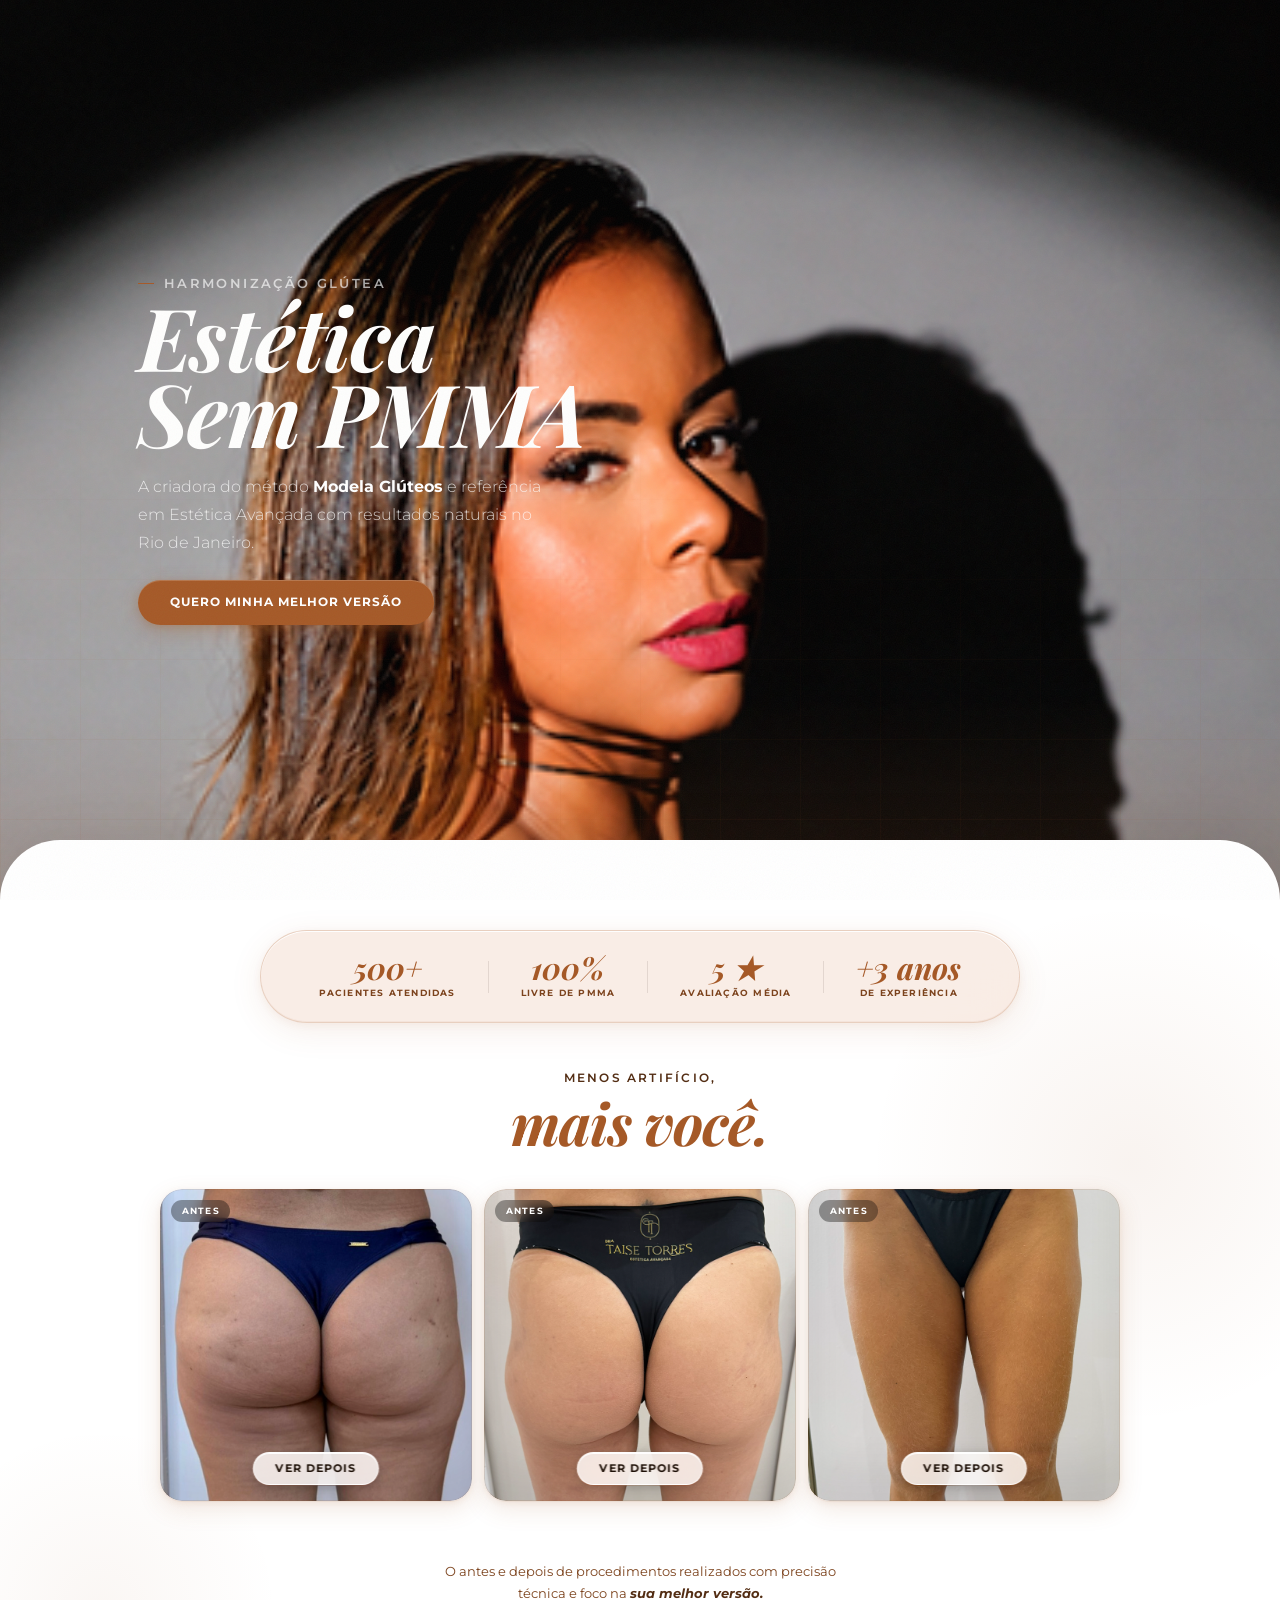
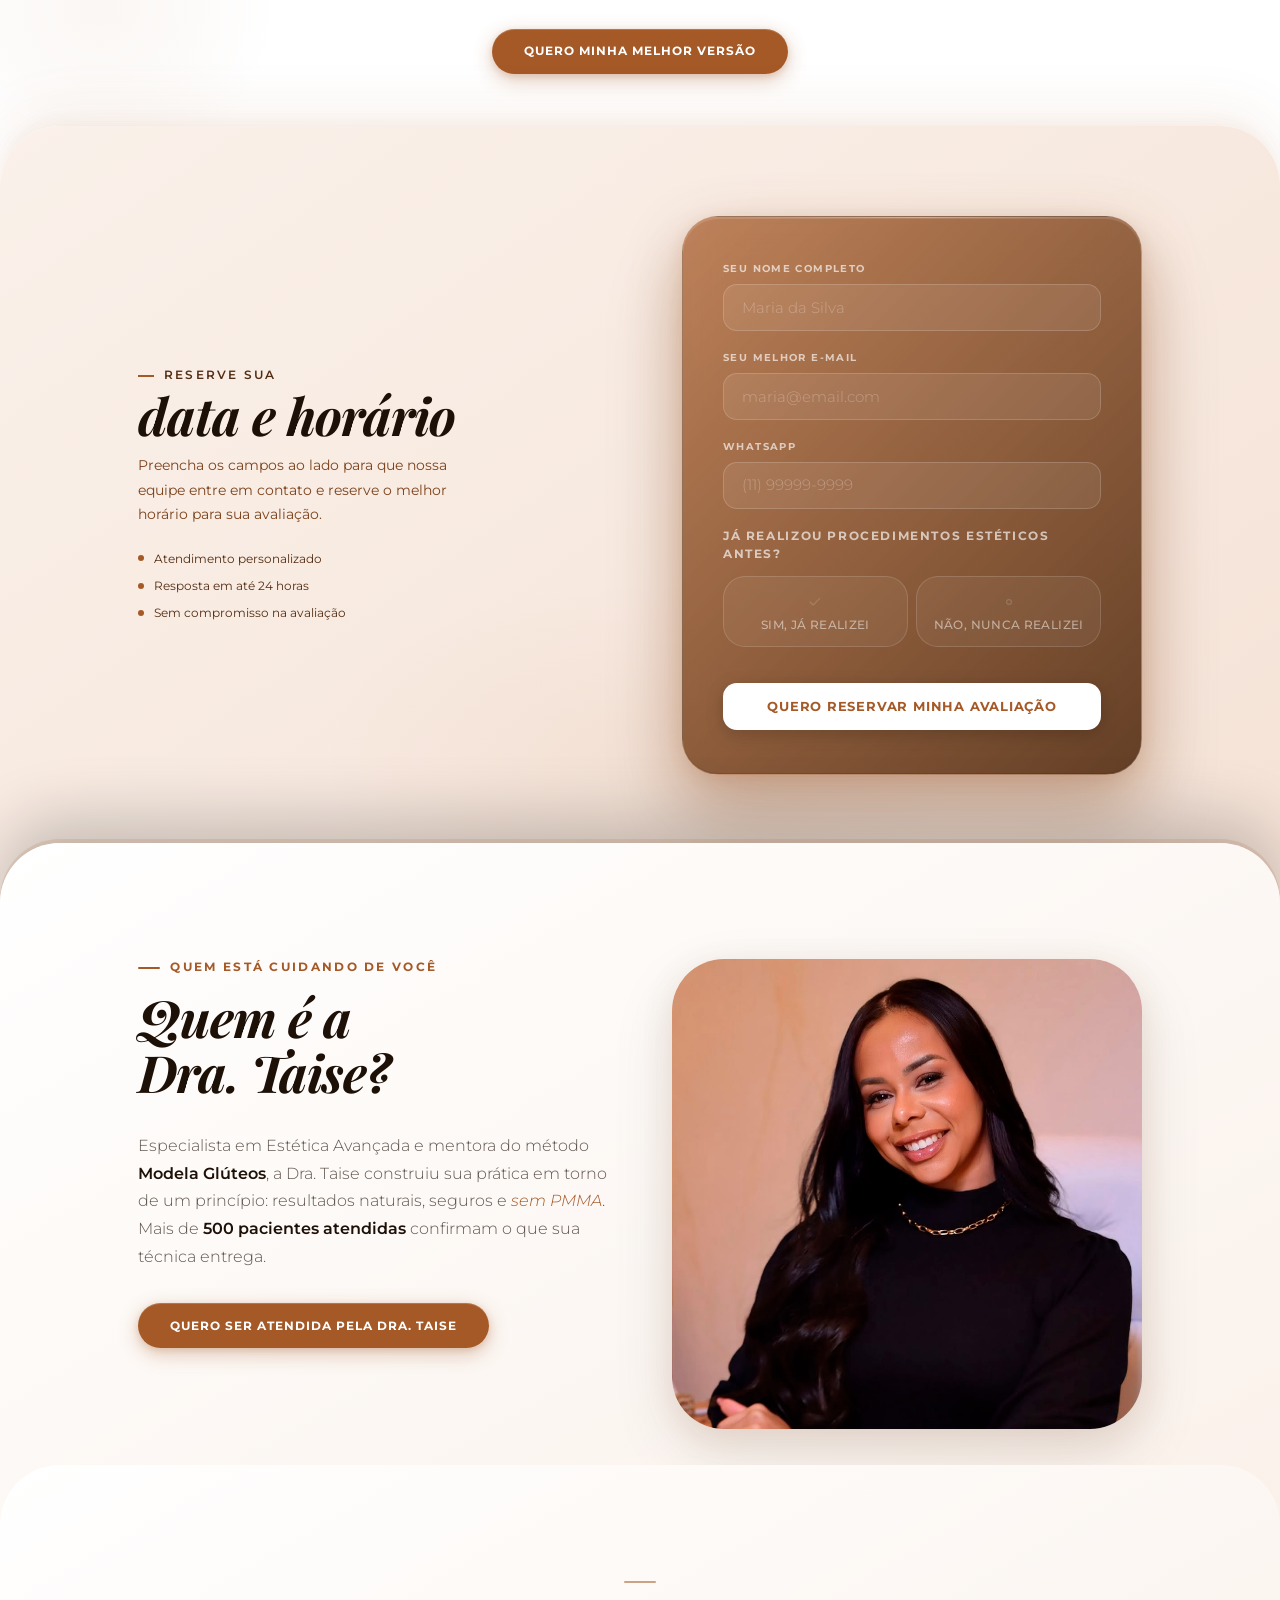
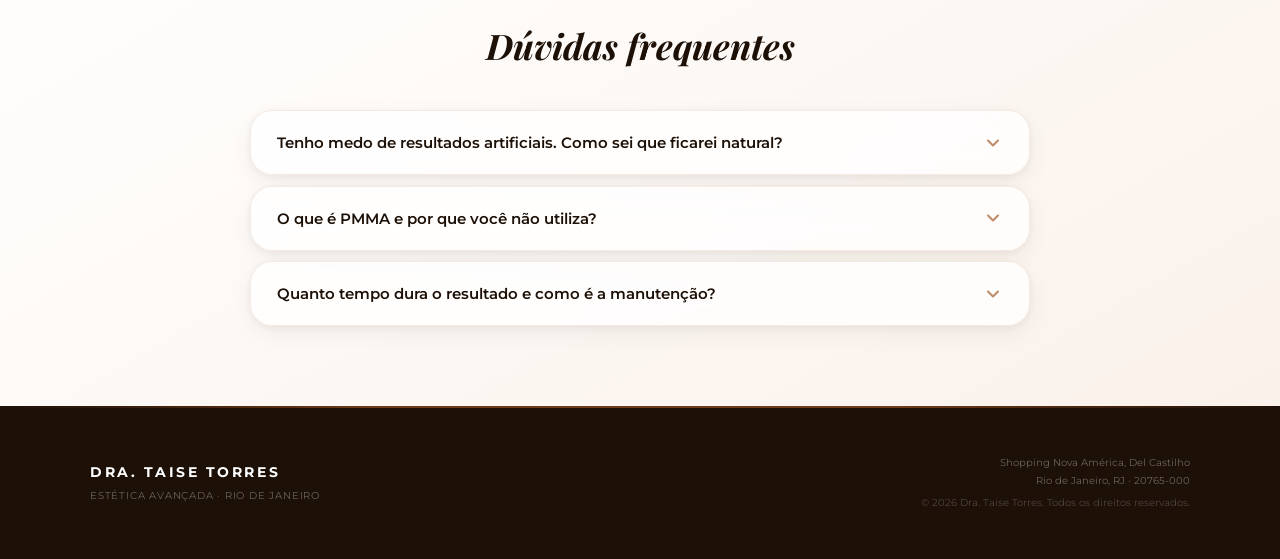
<file: index.html>
<!DOCTYPE html>
<html lang="pt-BR">
<head>
  <meta charset="UTF-8" />
  <meta name="viewport" content="width=device-width, initial-scale=1.0" />
  <title>Dra. Taise Torres · Estética que Transforma</title>
  <meta name="description" content="Dra. Taise Torres, especialista em Estética Avançada e criadora do método Modela Glúteos. Procedimentos 100% sem PMMA, resultados naturais no Rio de Janeiro." />

  <link rel="preconnect" href="https://fonts.googleapis.com" />
  <link rel="preconnect" href="https://fonts.gstatic.com" crossorigin />
  <link
    href="https://fonts.googleapis.com/css2?family=Montserrat:ital,wght@0,400;0,500;0,600;0,700;1,400&family=Playfair+Display:ital,wght@0,700;1,400;1,700&display=swap"
    rel="stylesheet"
  />
  <link rel="icon" type="image/svg+xml" href="favicon.svg" />
  <link rel="stylesheet" href="style.css" />
</head>
<body>

  <!-- ═══════════════════════════════
       HERO  — 100vw × 100vh
  ════════════════════════════════ -->
  <section class="hero">

    <!-- Camada de fundo -->
    <div class="hero__bg">
      <picture>
        <source media="(max-width: 860px)" srcset="img/heromobile.png" />
        <img src="img/hero.png" alt="Dra. Taise Torres, Estética Avançada" />
      </picture>
    </div>

    <!-- Overlay para legibilidade do texto -->
    <div class="hero__overlay" aria-hidden="true"></div>

    <!-- Conteúdo -->
    <div class="container">
      <div class="hero__content">

        <h1 class="hero__title">
          <span class="t-sans">Harmonização Glútea</span>
          <span class="t-serif t-serif--accent">Estética<br>Sem PMMA</span>
        </h1>

        <p class="hero__sub">
          A criadora do método <strong>Modela Glúteos</strong> e referência em
          Estética Avançada com resultados naturais no Rio de Janeiro.
        </p>

        <a href="#reservar" class="btn">Quero minha melhor versão</a>

      </div>
    </div>

  </section>

  <!-- ═══════════════════════════════
       GALLERY
  ════════════════════════════════ -->
  <section class="gallery stack">
    <div class="container">

      <!-- Faixa de credenciais -->
      <div class="trust-strip" role="list" aria-label="Números da clínica">
        <div class="trust-item" role="listitem">
          <strong>500+</strong>
          <span>Pacientes atendidas</span>
        </div>
        <div class="trust-divider" aria-hidden="true"></div>
        <div class="trust-item" role="listitem">
          <strong>100%</strong>
          <span>Livre de PMMA</span>
        </div>
        <div class="trust-divider" aria-hidden="true"></div>
        <div class="trust-item" role="listitem">
          <strong>5 ★</strong>
          <span>Avaliação média</span>
        </div>
        <div class="trust-divider" aria-hidden="true"></div>
        <div class="trust-item" role="listitem">
          <strong>+3 anos</strong>
          <span>De experiência</span>
        </div>
      </div>

      <h2 class="gallery__title">
        <span class="t-sans">Menos artifício,</span>
        <span class="t-serif t-serif--accent">mais você.</span>
      </h2>

      <div class="gallery__grid">

        <!-- Card 1 -->
        <div class="gallery__card">
          <div class="ba-toggle" data-toggle>
            <img class="ba-img ba-img--before" src="img/antes1.png" alt="Antes do procedimento 1" loading="lazy" />
            <img class="ba-img ba-img--after"  src="img/depois1.png" alt="Depois do procedimento 1" loading="lazy" />
            <span class="ba-state-label">Antes</span>
            <button class="ba-switch" aria-label="Ver resultado depois">Ver depois</button>
          </div>
        </div>

        <!-- Card 2 -->
        <div class="gallery__card">
          <div class="ba-toggle" data-toggle>
            <img class="ba-img ba-img--before" src="img/antes2.png" alt="Antes do procedimento 2" loading="lazy" />
            <img class="ba-img ba-img--after"  src="img/depois2.png" alt="Depois do procedimento 2" loading="lazy" />
            <span class="ba-state-label">Antes</span>
            <button class="ba-switch" aria-label="Ver resultado depois">Ver depois</button>
          </div>
        </div>

        <!-- Card 3 -->
        <div class="gallery__card">
          <div class="ba-toggle" data-toggle>
            <img class="ba-img ba-img--before" src="img/antes3.png" alt="Antes do procedimento 3" loading="lazy" />
            <img class="ba-img ba-img--after"  src="img/depois3.png" alt="Depois do procedimento 3" loading="lazy" />
            <span class="ba-state-label">Antes</span>
            <button class="ba-switch" aria-label="Ver resultado depois">Ver depois</button>
          </div>
        </div>



      </div>

      <p class="gallery__caption">
        O antes e depois de procedimentos realizados com precisão técnica
        e foco na <em>sua melhor versão.</em>
      </p>

      <a href="#reservar" class="btn btn--center">Quero minha melhor versão</a>

    </div>
  </section>

  <!-- ═══════════════════════════════
       BOOKING
  ════════════════════════════════ -->
  <section class="booking stack" id="reservar">
    <div class="container">

      <!-- Info lado esquerdo -->
      <div class="booking__info">
        <h2 class="booking__title">
          <span class="t-sans">Reserve sua</span>
          <span class="t-serif">data e horário</span>
        </h2>

        <p class="booking__sub">
          Preencha os campos ao lado para que nossa equipe entre em contato
          e reserve o melhor horário para sua avaliação.
        </p>

        <div class="booking__trust">
          <div class="booking__trust-item">Atendimento personalizado</div>
          <div class="booking__trust-item">Resposta em até 24 horas</div>
          <div class="booking__trust-item">Sem compromisso na avaliação</div>
        </div>
      </div>

      <form class="form-card" id="bookingForm" novalidate>

        <div class="form-group">
          <label for="nome">Seu nome completo</label>
          <input
            type="text" id="nome" name="nome"
            placeholder="Maria da Silva"
            required autocomplete="name"
          />
        </div>

        <div class="form-group">
          <label for="email">Seu melhor e-mail</label>
          <input
            type="email" id="email" name="email"
            placeholder="maria@email.com"
            required autocomplete="email"
          />
        </div>

        <div class="form-group">
          <label for="whatsapp">WhatsApp</label>
          <input
            type="tel" id="whatsapp" name="whatsapp"
            placeholder="(11) 99999-9999"
            maxlength="15" required autocomplete="tel"
          />
        </div>

        <div class="form-group">
          <p class="form-radio__label">Já realizou procedimentos estéticos antes?</p>
          <div class="form-radio__group">
            <label class="form-radio__option">
              <input type="radio" name="procedimentos" value="sim" required />
              <span class="form-radio__custom">
                <svg viewBox="0 0 24 24" aria-hidden="true"><polyline points="20 6 9 17 4 12"/></svg>
                Sim, já realizei
              </span>
            </label>
            <label class="form-radio__option">
              <input type="radio" name="procedimentos" value="nao" />
              <span class="form-radio__custom">
                <svg viewBox="0 0 24 24" aria-hidden="true"><circle cx="12" cy="12" r="4"/></svg>
                Não, nunca realizei
              </span>
            </label>
          </div>
        </div>

        <button type="submit" class="btn">Quero reservar minha avaliação</button>

      </form>

    </div>
  </section>

  <!-- ═══════════════════════════════
       SOBRE A DRA. TAISE
  ════════════════════════════════ -->
  <section class="about stack" id="sobre">
    <div class="container">

      <div class="about__grid">

        <!-- Coluna: texto -->
        <div class="about__text">

          <p class="about__eyebrow">Quem está cuidando de você</p>

          <h2 class="about__title">
            <span class="t-serif">Quem é a<br>Dra. Taise?</span>
          </h2>

          <p class="about__bio">
            Especialista em Estética Avançada e mentora do método
            <strong>Modela Glúteos</strong>, a Dra. Taise construiu sua prática em torno
            de um princípio: resultados naturais, seguros e <em>sem PMMA</em>.
            Mais de <strong>500 pacientes atendidas</strong> confirmam o que
            sua técnica entrega.
          </p>

          <a href="#reservar" class="btn about__cta">
            Quero ser atendida pela Dra. Taise
          </a>

        </div>

        <!-- Coluna: foto -->
        <div class="about__photo-wrap">
          <img
            src="img/dra.png"
            alt="Dra. Taise Torres"
            class="about__photo"
            loading="lazy"
          />
        </div>

      </div>

    </div>
  </section>

  <!-- ═══════════════════════════════
       FAQ — ACCORDION
  ════════════════════════════════ -->
  <section class="faq stack">
    <div class="container">

      <div class="faq__rule" aria-hidden="true"></div>

      <h2 class="faq__title">Dúvidas frequentes</h2>

      <div class="faq__accordion" role="list">

        <div class="faq__item" role="listitem">
          <button class="faq__btn" aria-expanded="false">
            <span class="faq__q-label">Tenho medo de resultados artificiais. Como sei que ficarei natural?</span>
            <svg class="faq__chevron" viewBox="0 0 24 24" fill="none" stroke="currentColor" stroke-width="2.5" stroke-linecap="round" stroke-linejoin="round" aria-hidden="true">
              <polyline points="6 9 12 15 18 9"/>
            </svg>
          </button>
          <div class="faq__panel" role="region">
            <div class="faq__panel-inner">
              <p class="faq__a">Esse é o medo mais comum e mais legítimo de quem nunca fez um procedimento estético. Resultados exagerados geralmente acontecem quando há excesso de produto ou técnica inadequada para o biotipo da paciente.</p>
              <p class="faq__answer-label">Resposta da Dra. Taise</p>
              <p class="faq__a">No meu método <strong>Modela Glúteos</strong>, cada procedimento começa por uma avaliação detalhada do seu corpo, da sua proporção e do que <em>você</em> quer enxergar no espelho. Não trabalho com padrão único: respeito a anatomia de cada paciente e uso produtos biocompatíveis que integram naturalmente ao tecido. Mais de 500 pacientes atendidas e nenhuma com resultado artificial: esse é o meu maior cartão de visita.</p>
            </div>
          </div>
        </div>

        <div class="faq__item" role="listitem">
          <button class="faq__btn" aria-expanded="false">
            <span class="faq__q-label">O que é PMMA e por que você não utiliza?</span>
            <svg class="faq__chevron" viewBox="0 0 24 24" fill="none" stroke="currentColor" stroke-width="2.5" stroke-linecap="round" stroke-linejoin="round" aria-hidden="true">
              <polyline points="6 9 12 15 18 9"/>
            </svg>
          </button>
          <div class="faq__panel" role="region">
            <div class="faq__panel-inner">
              <p class="faq__a">O PMMA (polimetilmetacrilato) é um preenchedor permanente que foi amplamente usado em procedimentos de modelagem corporal. Por ser permanente e não reabsorvível, pode causar inflamações crônicas, granulomas e deformidades ao longo dos anos, com complicações graves e de difícil reversão.</p>
              <p class="faq__answer-label">Resposta da Dra. Taise</p>
              <p class="faq__a">Minha clínica é <strong>100% livre de PMMA</strong>. Trabalho exclusivamente com produtos biocompatíveis e reabsorvíveis, aprovados pela Anvisa, que o próprio organismo metaboliza com segurança. Além de mais seguros, esses produtos permitem ajustes ao longo do tempo conforme o seu corpo evolui, o que o PMMA jamais permitiria.</p>
            </div>
          </div>
        </div>

        <div class="faq__item" role="listitem">
          <button class="faq__btn" aria-expanded="false">
            <span class="faq__q-label">Quanto tempo dura o resultado e como é a manutenção?</span>
            <svg class="faq__chevron" viewBox="0 0 24 24" fill="none" stroke="currentColor" stroke-width="2.5" stroke-linecap="round" stroke-linejoin="round" aria-hidden="true">
              <polyline points="6 9 12 15 18 9"/>
            </svg>
          </button>
          <div class="faq__panel" role="region">
            <div class="faq__panel-inner">
              <p class="faq__a">A duração varia conforme o tipo de produto utilizado, o metabolismo de cada paciente e os cuidados pós-procedimento. Em geral, os resultados se mantêm entre 12 e 24 meses com boa qualidade.</p>
              <p class="faq__answer-label">Resposta da Dra. Taise</p>
              <p class="faq__a">Na avaliação inicial já traço um plano completo para você, incluindo a previsão de manutenção ideal. A maioria das minhas pacientes retorna para uma sessão de complemento após 12 a 18 meses, um procedimento mais rápido e simples do que o inicial. Com os cuidados corretos que oriento em consulta, o resultado se mantém bonito e natural por muito mais tempo.</p>
            </div>
          </div>
        </div>

      </div>

    </div>
  </section>

  <!-- ═══════════════════════════════
       FOOTER
  ════════════════════════════════ -->
  <footer>
    <div class="footer__inner">

      <!-- Esquerda: marca -->
      <div class="footer__col">
        <span class="footer__brand">Dra. Taise Torres</span>
        <span class="footer__tagline">Estética Avançada · Rio de Janeiro</span>
      </div>


      <!-- Direita: endereço + copyright -->
      <div class="footer__col footer__col--right">
        <span class="footer__address">
          Shopping Nova América, Del Castilho<br />
          Rio de Janeiro, RJ · 20765-000
        </span>
        <span class="footer__copy">&copy; 2026 Dra. Taise Torres. Todos os direitos reservados.</span>
      </div>

    </div>
  </footer>

  <!-- ═══════════════════════════════
       JAVASCRIPT
  ════════════════════════════════ -->
  <script>
    /* ── Before / After toggle ── */
    (function initToggles() {
      document.querySelectorAll('[data-toggle]').forEach(toggle => {
        const btn   = toggle.querySelector('.ba-switch');
        const label = toggle.querySelector('.ba-state-label');

        btn.addEventListener('click', () => {
          const isAfter = toggle.classList.toggle('is-after');
          label.textContent  = isAfter ? 'Depois' : 'Antes';
          btn.textContent    = isAfter ? 'Ver antes' : 'Ver depois';
          btn.setAttribute('aria-label', isAfter ? 'Ver imagem antes' : 'Ver resultado depois');
        });
      });
    })();

    /* ── FAQ accordion ── */
    (function faqAccordion() {
      document.querySelectorAll('.faq__btn').forEach(btn => {
        btn.addEventListener('click', () => {
          const item   = btn.closest('.faq__item');
          const isOpen = item.classList.contains('is-open');

          /* Close all */
          document.querySelectorAll('.faq__item').forEach(i => {
            i.classList.remove('is-open');
            i.querySelector('.faq__btn').setAttribute('aria-expanded', 'false');
          });

          /* Open clicked if it was closed */
          if (!isOpen) {
            item.classList.add('is-open');
            btn.setAttribute('aria-expanded', 'true');
          }
        });
      });
    })();

    /* ── WhatsApp mask: (99) 99999-9999 ── */
    (function waMask() {
      const el = document.getElementById('whatsapp');

      el.addEventListener('input', e => {
        const raw = e.target.value.replace(/\D/g, '').slice(0, 11);
        let masked = '';
        if      (raw.length === 0)  masked = '';
        else if (raw.length <= 2)   masked = '(' + raw;
        else if (raw.length <= 6)   masked = '(' + raw.slice(0,2) + ') ' + raw.slice(2);
        else if (raw.length <= 10)  masked = '(' + raw.slice(0,2) + ') ' + raw.slice(2,6) + '-' + raw.slice(6);
        else                        masked = '(' + raw.slice(0,2) + ') ' + raw.slice(2,7) + '-' + raw.slice(7);
        e.target.value = masked;
      });

      el.addEventListener('keydown', e => {
        if (e.ctrlKey || e.metaKey) return;
        const safe = ['Backspace','Delete','Tab','ArrowLeft','ArrowRight','Home','End'];
        if (!safe.includes(e.key) && !/^\d$/.test(e.key)) e.preventDefault();
      });
    })();

    /* ── Form submit ── */
    document.getElementById('bookingForm').addEventListener('submit', function (e) {
      e.preventDefault();
      const nome     = document.getElementById('nome').value.trim();
      const email    = document.getElementById('email').value.trim();
      const whatsapp = document.getElementById('whatsapp').value.trim();

      if (!nome || !email || !whatsapp) {
        alert('Por favor, preencha todos os campos.');
        return;
      }

      const emailValido = /^[^\s@]+@[^\s@]+\.[^\s@]+$/.test(email);
      if (!emailValido) {
        alert('Por favor, insira um e-mail válido.');
        return;
      }

      const waDigits = whatsapp.replace(/\D/g, '');
      if (waDigits.length < 10) {
        alert('Por favor, insira um WhatsApp válido com DDD.');
        return;
      }

      const procedimentos = document.querySelector('input[name="procedimentos"]:checked');
      if (!procedimentos) {
        alert('Por favor, informe se já realizou procedimentos estéticos antes.');
        return;
      }

      window.location.href = 'obrigado/';
    });
  </script>

</body>
</html>
</file>
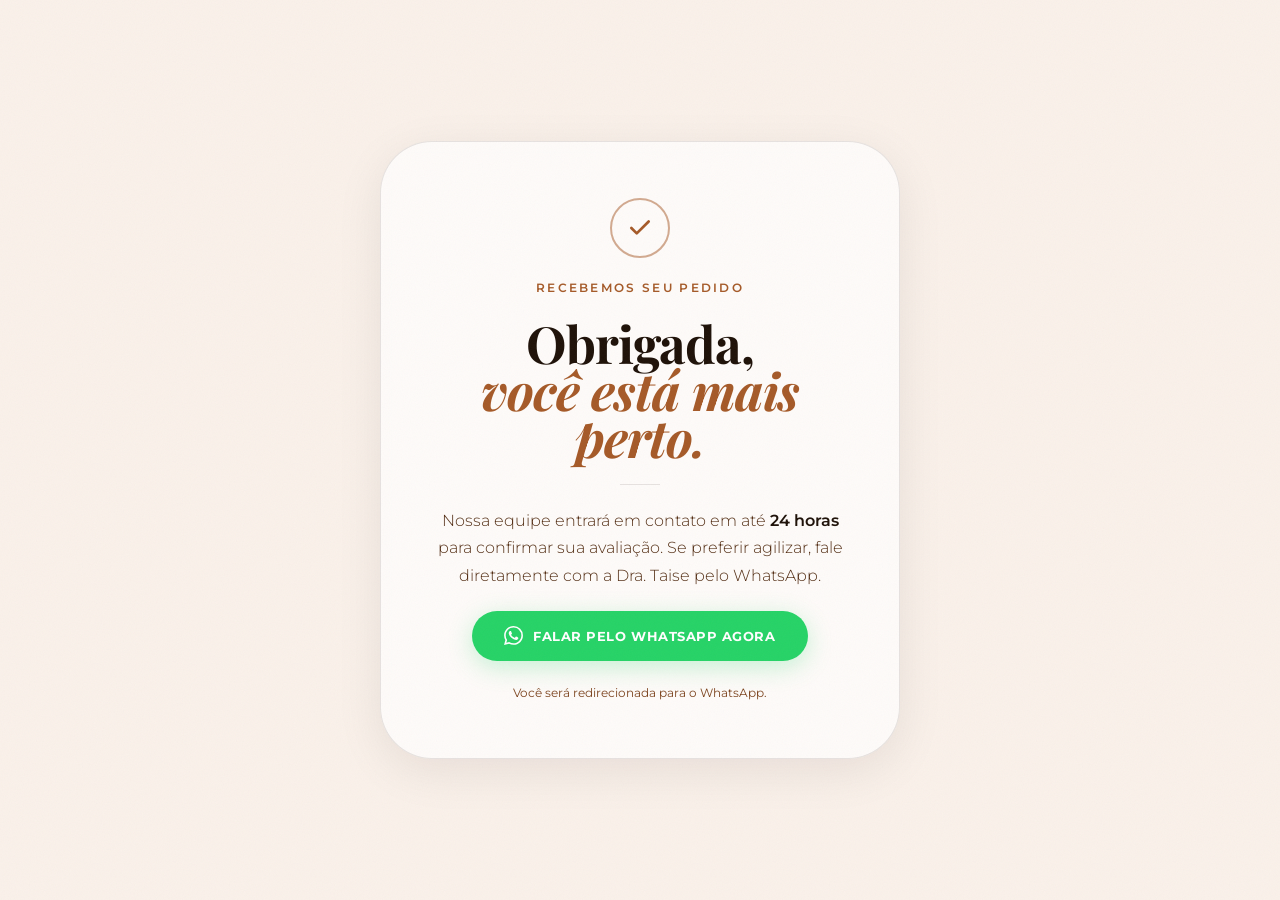
<file: obrigado/index.html>
<!DOCTYPE html>
<html lang="pt-BR">
<head>
  <meta charset="UTF-8" />
  <meta name="viewport" content="width=device-width, initial-scale=1.0" />
  <title>Obrigada · Dra. Taise Torres</title>
  <meta name="robots" content="noindex, nofollow" />

  <link rel="preconnect" href="https://fonts.googleapis.com" />
  <link rel="preconnect" href="https://fonts.gstatic.com" crossorigin />
  <link
    href="https://fonts.googleapis.com/css2?family=Montserrat:ital,wght@0,400;0,500;0,600;0,700;1,400&family=Playfair+Display:ital,wght@0,700;1,400;1,700&display=swap"
    rel="stylesheet"
  />
  <link rel="icon" type="image/svg+xml" href="../favicon.svg" />
  <link rel="stylesheet" href="../style.css" />

  <style>
    body {
      background: var(--bg);
      min-height: 100svh;
      display: flex;
      align-items: center;
      justify-content: center;
      padding: 2rem 1.5rem;
    }

    .ty {
      width: 100%;
      max-width: 520px;
      background: var(--bg-card);
      border: 1px solid var(--line);
      border-radius: var(--r-xl);
      padding: 3.5rem 3rem;
      display: flex;
      flex-direction: column;
      align-items: center;
      gap: 1.4rem;
      text-align: center;
      backdrop-filter: blur(12px);
      box-shadow: 0 12px 48px rgba(29,16,7,.08);
    }

    /* Ícone de check */
    .ty__icon {
      width: 60px;
      height: 60px;
      border-radius: 50%;
      border: 2px solid rgba(165,89,39,.5);
      display: flex;
      align-items: center;
      justify-content: center;
      flex-shrink: 0;
    }
    .ty__icon svg {
      width: 26px;
      height: 26px;
      stroke: var(--red);
      fill: none;
      stroke-width: 2.5;
      stroke-linecap: round;
      stroke-linejoin: round;
    }

    /* Eyebrow */
    .ty__eyebrow {
      font-family: var(--font-sans);
      font-size: .72rem;
      font-weight: 600;
      text-transform: uppercase;
      letter-spacing: .2em;
      color: var(--red);
    }

    /* Título */
    .ty__title {
      font-family: var(--font-serif);
      font-size: clamp(2.2rem, 5vw, 3.2rem);
      font-weight: 700;
      color: var(--text);
      line-height: .92;
      letter-spacing: -.02em;
    }
    .ty__title em {
      font-style: italic;
      color: var(--red);
    }

    /* Divisor */
    .ty__divider {
      width: 40px;
      height: 1px;
      background: var(--line);
    }

    /* Subtítulo */
    .ty__sub {
      font-size: .97rem;
      font-weight: 300;
      color: var(--text-mid);
      line-height: 1.75;
    }
    .ty__sub strong {
      color: var(--text);
      font-weight: 600;
    }

    /* Botão WhatsApp */
    .btn--wa {
      display: inline-flex;
      align-items: center;
      gap: .6rem;
      background: #25D366;
      color: #fff;
      font-family: var(--font-sans);
      font-size: .84rem;
      font-weight: 700;
      letter-spacing: .04em;
      text-transform: uppercase;
      text-decoration: none;
      padding: .9rem 2rem;
      border-radius: var(--r-xl);
      transition: background var(--dur-fast) var(--ease-out),
                  transform  var(--dur-fast) var(--ease-out),
                  box-shadow var(--dur-fast) var(--ease-out);
      box-shadow: 0 6px 24px rgba(37,211,102,.25);
    }
    .btn--wa:hover {
      background: #1ebe5d;
      transform: translateY(-2px);
      box-shadow: 0 10px 32px rgba(37,211,102,.38);
    }
    .btn--wa svg {
      width: 19px;
      height: 19px;
      fill: #fff;
      flex-shrink: 0;
    }

    /* Nota */
    .ty__note {
      font-size: .75rem;
      color: var(--text-muted);
      line-height: 1.6;
    }

    @media (max-width: 480px) {
      .ty {
        padding: 2.5rem 1.5rem;
        border-radius: var(--r-lg);
      }
      .ty__title { font-size: clamp(1.9rem, 9vw, 2.4rem); }
    }
  </style>
</head>
<body>

  <div class="ty">

    <div class="ty__icon" aria-hidden="true">
      <svg viewBox="0 0 24 24">
        <polyline points="20 6 9 17 4 12"/>
      </svg>
    </div>

    <p class="ty__eyebrow">Recebemos seu pedido</p>

    <h1 class="ty__title">Obrigada,<br><em>você está mais perto.</em></h1>

    <div class="ty__divider"></div>

    <p class="ty__sub">
      Nossa equipe entrará em contato em até <strong>24 horas</strong>
      para confirmar sua avaliação. Se preferir agilizar, fale diretamente
      com a Dra. Taise pelo WhatsApp.
    </p>

    <a
      href="https://wa.me/SEU_NUMERO"
      target="_blank"
      rel="noopener noreferrer"
      class="btn--wa"
      aria-label="Falar com a Dra. Taise pelo WhatsApp"
    >
      <svg viewBox="0 0 24 24" xmlns="http://www.w3.org/2000/svg" aria-hidden="true">
        <path d="M17.472 14.382c-.297-.149-1.758-.867-2.03-.967-.273-.099-.471-.148-.67.15-.197.297-.767.966-.94 1.164-.173.199-.347.223-.644.075-.297-.15-1.255-.463-2.39-1.475-.883-.788-1.48-1.761-1.653-2.059-.173-.297-.018-.458.13-.606.134-.133.298-.347.446-.52.149-.174.198-.298.298-.497.099-.198.05-.371-.025-.52-.075-.149-.669-1.612-.916-2.207-.242-.579-.487-.5-.669-.51-.173-.008-.371-.01-.57-.01-.198 0-.52.074-.792.372-.272.297-1.04 1.016-1.04 2.479 0 1.462 1.065 2.875 1.213 3.074.149.198 2.096 3.2 5.077 4.487.709.306 1.262.489 1.694.625.712.227 1.36.195 1.871.118.571-.085 1.758-.719 2.006-1.413.248-.694.248-1.289.173-1.413-.074-.124-.272-.198-.57-.347m-5.421 7.403h-.004a9.87 9.87 0 01-5.031-1.378l-.361-.214-3.741.982.998-3.648-.235-.374a9.86 9.86 0 01-1.51-5.26c.001-5.45 4.436-9.884 9.888-9.884 2.64 0 5.122 1.03 6.988 2.898a9.825 9.825 0 012.893 6.994c-.003 5.45-4.437 9.884-9.885 9.884m8.413-18.297A11.815 11.815 0 0012.05 0C5.495 0 .16 5.335.157 11.892c0 2.096.547 4.142 1.588 5.945L.057 24l6.305-1.654a11.882 11.882 0 005.683 1.448h.005c6.554 0 11.89-5.335 11.893-11.893a11.821 11.821 0 00-3.48-8.413z"/>
      </svg>
      Falar pelo WhatsApp agora
    </a>

    <p class="ty__note">Você será redirecionada para o WhatsApp.</p>

  </div>

</body>
</html>
</file>
<file: style.css>
/* ═══════════════════════════════════════════════════════════
   RESET & DESIGN TOKENS
═══════════════════════════════════════════════════════════ */
*, *::before, *::after { box-sizing: border-box; margin: 0; padding: 0; }

:root {
  /* Palette */
  /* Chocolate Brown Palette */
  --red:          #A55927;   /* 600 */
  --red-dark:     #7C431D;   /* 700 */
  --red-glow:     rgba(165, 89, 39, .35);
  --bg:           #FAF1EA;   /* 50  */
  --bg-light:     #F5E2D6;   /* 100 */
  --bg-dark:      #1D1007;   /* 950 */
  --bg-card:      rgba(255,255,255,.7);
  --text:         #1D1007;   /* 950 */
  --text-mid:     #532D13;   /* 800 */
  --text-muted:   #7C431D;   /* 700 */
  --white:        #ffffff;
  --line:         rgba(29,16,7,.1);
  --line-light:   rgba(255,255,255,.14);

  /* Radii */
  --r-xs:  8px;
  --r-sm:  14px;
  --r-md:  22px;
  --r-lg:  36px;
  --r-xl:  52px;
  --sr:    60px;   /* section stacking radius */
  --cr:    var(--r-md);

  /* Typography scale */
  --font-sans:  'Montserrat', sans-serif;
  --font-serif: 'Playfair Display', Georgia, serif;

  /* Motion */
  --ease-out:     cubic-bezier(.22, 1, .36, 1);
  --ease-spring:  cubic-bezier(.32, 1.1, .68, 1);
  --dur-fast:     .18s;
  --dur-mid:      .32s;
  --dur-slow:     .52s;

  /* Container */
  --container: 1100px;
}

/* ── Scrollbar ── */
::-webkit-scrollbar        { width: 4px; }
::-webkit-scrollbar-track  { background: var(--bg); }
::-webkit-scrollbar-thumb  { background: var(--red); border-radius: 99px; }

html { scroll-behavior: smooth; }

body {
  background: #ffffff;
  color: var(--text);
  font-family: var(--font-sans);
  font-size: 1rem;
  line-height: 1.55;
  overflow-x: hidden;
  -webkit-font-smoothing: antialiased;
}

/* ── Grain texture overlay (cinematic) ── */
body::before {
  content: '';
  position: fixed;
  inset: 0;
  background-image: url("data:image/svg+xml,%3Csvg xmlns='http://www.w3.org/2000/svg' width='200' height='200'%3E%3Cfilter id='n'%3E%3CfeTurbulence type='fractalNoise' baseFrequency='.85' numOctaves='4' stitchTiles='stitch'/%3E%3C/filter%3E%3Crect width='200' height='200' filter='url(%23n)' opacity='.045'/%3E%3C/svg%3E");
  pointer-events: none;
  z-index: 9999;
  opacity: 1;
}

/* ═══════════════════════════════════════════════════════════
   CONTAINER
═══════════════════════════════════════════════════════════ */
.container {
  width: 100%;
  max-width: var(--container);
  margin-inline: auto;
  padding-inline: 3rem;
}

/* ═══════════════════════════════════════════════════════════
   TYPOGRAPHY HELPERS
═══════════════════════════════════════════════════════════ */

/* Label: Montserrat caixa-alta com traço antes */
.t-sans {
  font-family: var(--font-sans);
  font-style: normal;
  font-weight: 600;
  font-size: .78rem;
  text-transform: uppercase;
  letter-spacing: .18em;
  line-height: 1.2;
  color: var(--text-mid);
  display: inline-flex;
  align-items: center;
  gap: 10px;
}
.t-sans::before {
  content: '';
  display: inline-block;
  width: 16px;
  height: 1.5px;
  background: var(--red);
  flex-shrink: 0;
}
.t-sans--light { color: rgba(255,255,255,.5); }
.t-sans--light::before { background: rgba(255,255,255,.35); }

/* Título: Times New Roman itálico dramático */
.t-serif {
  font-family: var(--font-serif);
  font-style: italic;
  font-weight: 700;
  font-size: clamp(2.4rem, 5vw, 4.2rem);
  letter-spacing: -.02em;
  line-height: .92;
}
.t-serif--accent { color: var(--red); }

/* ═══════════════════════════════════════════════════════════
   BUTTONS
═══════════════════════════════════════════════════════════ */
.btn {
  display: inline-flex;
  align-items: center;
  justify-content: center;
  gap: 8px;
  background: var(--red);
  color: #fff;
  font-family: var(--font-sans);
  font-size: .78rem;
  font-weight: 700;
  letter-spacing: .08em;
  text-transform: uppercase;
  text-decoration: none;
  padding: .8rem 2rem;
  border-radius: 999px;
  border: none;
  cursor: pointer;
  transition:
    background var(--dur-mid) var(--ease-out),
    transform   var(--dur-fast) var(--ease-out),
    box-shadow  var(--dur-mid) var(--ease-out);
  box-shadow:
    0 2px 6px rgba(165,89,39,.18),
    0 6px 20px rgba(165,89,39,.32),
    inset 0 1px 0 rgba(255,255,255,.18);
  -webkit-tap-highlight-color: transparent;
  white-space: nowrap;
  position: relative;
  overflow: hidden;
}

/* Ripple ao hover */
.btn::after {
  content: '';
  position: absolute;
  inset: 0;
  background: radial-gradient(circle at center, rgba(255,255,255,.22) 0%, transparent 70%);
  opacity: 0;
  transition: opacity var(--dur-mid);
}
.btn:hover::after { opacity: 1; }

.btn:hover  {
  background: var(--red-dark);
  transform: translateY(-2px);
  box-shadow:
    0 4px 12px rgba(165,89,39,.22),
    0 12px 32px rgba(165,89,39,.42),
    inset 0 1px 0 rgba(255,255,255,.22);
}
.btn:active { transform: translateY(0) scale(.97); }

.btn--ghost {
  background: transparent;
  color: var(--text);
  border: 1.5px solid rgba(15,8,7,.18);
  box-shadow: none;
}
.btn--ghost:hover {
  background: rgba(165,89,39,.06);
  border-color: var(--red);
  color: var(--red);
  box-shadow: none;
}

.btn--center { display: flex; width: fit-content; margin-inline: auto; }

/* ═══════════════════════════════════════════════════════════
   STACKING SECTION PATTERN  (Bento / cinematic overlap)
═══════════════════════════════════════════════════════════ */
.stack {
  position: relative;
  border-radius: var(--sr) var(--sr) 0 0;
  margin-top: calc(var(--sr) * -1);
  padding-top: calc(3.5rem + var(--sr));
  padding-bottom: 4rem;
  isolation: isolate;
}

/* ═══════════════════════════════════════════════════════════
   HERO — Full viewport, Cinematic
═══════════════════════════════════════════════════════════ */
.hero {
  position: relative;
  width: 100%;
  height: 100svh;
  min-height: 600px;
  display: flex;
  align-items: center;
  overflow: hidden;
}

/* Background image */
.hero__bg {
  position: absolute;
  inset: 0;
  background: #1D1007;
  z-index: 0;
}
.hero__bg picture {
  display: block;
  width: 100%;
  height: 100%;
}
.hero__bg img {
  width: 100%;
  height: 100%;
  object-fit: cover;
  object-position: center top;
  display: block;
  scale: 1.04;                  /* ligeiro zoom para parallax */
  transition: scale 12s linear; /* slow-burn cinematic */
}

/* Grid sutil vermelho — assinatura Cinematic UI */
.hero__bg::before {
  content: '';
  position: absolute;
  inset: 0;
  z-index: 1;
  background-image:
    repeating-linear-gradient(90deg, rgba(165,89,39,.06) 0, rgba(165,89,39,.06) 1px, transparent 1px, transparent 80px),
    repeating-linear-gradient(0deg,  rgba(165,89,39,.06) 0, rgba(165,89,39,.06) 1px, transparent 1px, transparent 80px);
  mask-image: linear-gradient(to top, black 0%, transparent 60%);
  -webkit-mask-image: linear-gradient(to top, black 0%, transparent 60%);
  pointer-events: none;
}

/* Overlay removido a pedido */
.hero__overlay {
  display: none;
}

.hero .container { position: relative; z-index: 3; }

/* Glow quente na base do hero (transição para a galeria) */
.hero::after {
  content: '';
  position: absolute;
  bottom: 0; left: 0; right: 0;
  height: 200px;
  background: linear-gradient(to top, rgba(165,89,39,.14) 0%, transparent 100%);
  z-index: 2;
  pointer-events: none;
}

/* Conteúdo assimétrico — âncora à esquerda */
.hero__content {
  max-width: min(620px, 52vw);
  margin-inline: 0;
  display: flex;
  flex-direction: column;
  align-items: flex-start;
  text-align: left;
  gap: 1.4rem;
}

/* Chip / tag do evento */
.hero__tag {
  display: inline-flex;
  align-items: center;
  gap: 8px;
  font-family: var(--font-sans);
  font-size: .62rem;
  font-weight: 700;
  letter-spacing: .18em;
  text-transform: uppercase;
  color: rgba(255,255,255,.85);
  background: rgba(165,89,39,.5);
  backdrop-filter: blur(8px);
  -webkit-backdrop-filter: blur(8px);
  border: 1px solid rgba(165,89,39,.4);
  border-radius: 999px;
  padding: 6px 16px;
}

/* Título dual-font */
.hero__title {
  color: #ffffff;
  display: flex;
  flex-direction: column;
  align-items: flex-start;
  gap: 2px;
}

.hero__title .t-sans {
  font-size: .82rem;
  color: rgba(255,255,255,.65);
  letter-spacing: .18em;
}
.hero__title .t-sans::before { background: #A55927; }

.hero__title .t-serif {
  font-size: clamp(3.2rem, 6.8vw, 7rem);
  color: #ffffff;
  line-height: .88;
  margin-top: .05em;
  text-shadow: none;
}
.hero__title .t-serif--accent {
  color: #FEFEFD;
}
.hero__title .t-serif em {
  font-style: italic;
  color: #A55927;
}

.hero__sub {
  font-size: 1rem;
  font-weight: 300;
  color: rgba(255,255,255,.75);
  line-height: 1.75;
  max-width: 420px;
}
.hero__sub strong { color: #ffffff; font-weight: 700; }

/* ═══════════════════════════════════════════════════════════
   TRUST STRIP — faixa de credenciais
═══════════════════════════════════════════════════════════ */
.trust-strip {
  display: flex;
  align-items: center;
  justify-content: center;
  gap: 2rem;
  width: 100%;
  max-width: 760px;
  margin-inline: auto;
  margin-bottom: 3rem;
  padding: 1.4rem 2rem;
  background: rgba(245,226,214,.6);
  backdrop-filter: blur(20px) saturate(180%);
  -webkit-backdrop-filter: blur(20px) saturate(180%);
  border: 1px solid rgba(165,89,39,.2);
  border-radius: var(--r-xl);
  box-shadow:
    0 2px 8px rgba(165,89,39,.06),
    0 8px 32px rgba(165,89,39,.1),
    inset 0 1px 0 rgba(255,255,255,.95),
    inset 0 -1px 0 rgba(165,89,39,.06);
  position: relative;
  z-index: 1;
}

.trust-item {
  display: flex;
  flex-direction: column;
  align-items: center;
  gap: .12rem;
  text-align: center;
}

.trust-item strong {
  font-family: var(--font-serif);
  font-style: italic;
  font-size: clamp(1.45rem, 2.5vw, 1.9rem);
  font-weight: 700;
  color: var(--red);
  line-height: 1;
}

.trust-item span {
  font-family: var(--font-sans);
  font-size: .58rem;
  font-weight: 700;
  letter-spacing: .13em;
  text-transform: uppercase;
  color: var(--text-muted);
}

.trust-divider {
  width: 1px;
  height: 32px;
  background: var(--line);
  flex-shrink: 0;
}

@media (max-width: 860px) {
  .trust-strip { gap: 1.25rem; padding: 1.1rem 1.5rem; }
}

@media (max-width: 520px) {
  .trust-strip {
    display: grid;
    grid-template-columns: repeat(2, 1fr);
    gap: 1rem .5rem;
    border-radius: var(--r-lg);
  }
  .trust-divider { display: none; }
  .trust-item { padding: .5rem; }
}

/* ═══════════════════════════════════════════════════════════
   GALLERY  (Bento grid de resultados)
═══════════════════════════════════════════════════════════ */
.gallery {
  background: #ffffff;
  z-index: 2;
  box-shadow: 0 -12px 48px rgba(0,0,0,.06);
  display: flex;
  flex-direction: column;
  align-items: center;
  justify-content: flex-start;
  padding-top: 10vh;
  padding-bottom: 7rem;
  overflow: hidden;
}

/* Orb decorativo vermelho no canto superior direito */
.gallery::before {
  content: '';
  position: absolute;
  top: 6vh; right: -120px;
  width: 540px; height: 540px;
  border-radius: 50%;
  background: radial-gradient(circle, rgba(165,89,39,.07) 0%, transparent 68%);
  pointer-events: none;
  z-index: 0;
}
/* Orb suave no canto inferior esquerdo */
.gallery::after {
  content: '';
  position: absolute;
  bottom: 0; left: -80px;
  width: 360px; height: 360px;
  border-radius: 50%;
  background: radial-gradient(circle, rgba(165,89,39,.05) 0%, transparent 70%);
  pointer-events: none;
  z-index: 0;
}

.gallery .container {
  display: flex;
  flex-direction: column;
  align-items: center;
  width: 100%;
  position: relative;
  z-index: 1;
}

/* Título */
.gallery__title {
  display: flex;
  flex-direction: column;
  align-items: center;
  text-align: center;
  gap: 4px;
  margin-bottom: 2.5rem;
}
.gallery__title .t-sans { justify-content: center; }
.gallery__title .t-sans::before { display: none; }
.gallery__title .t-serif {
  font-size: clamp(2.6rem, 4.5vw, 3.8rem);
  color: var(--text);
  margin-top: .1em;
}
.gallery__title .t-serif--accent { color: var(--red); }

/* Grid — proporção 3:4 vertical (beauty/aesthetic padrão) */
.gallery__grid {
  display: grid;
  grid-template-columns: repeat(3, 1fr);
  gap: 12px;
  margin-bottom: 1.75rem;
  width: 100%;
  max-width: 960px;
  margin-inline: auto;
}

.gallery__card {
  border-radius: var(--r-md);
  aspect-ratio: 1 / 1;
  overflow: hidden;
  box-shadow:
    0 2px 6px rgba(165,89,39,.08),
    0 8px 24px rgba(165,89,39,.14),
    0 1px 0 rgba(165,89,39,.06);
  transition:
    transform  var(--dur-mid) var(--ease-out),
    box-shadow var(--dur-mid) var(--ease-out);
  position: relative;
}
.gallery__card::after {
  content: '';
  position: absolute;
  inset: 0;
  border-radius: inherit;
  box-shadow:
    inset 0 0 0 1px rgba(165,89,39,.12),
    inset 0 -36px 36px rgba(0,0,0,.07);
  pointer-events: none;
  z-index: 2;
}
.gallery__card:hover {
  transform: translateY(-6px) scale(1.015);
  box-shadow:
    0 6px 16px rgba(165,89,39,.14),
    0 20px 48px rgba(165,89,39,.24),
    0 0 0 1px rgba(165,89,39,.1);
}

/* Todos os cards com mesmo tamanho — 3×2 grid uniforme */

.gallery__caption {
  text-align: center;
  font-size: .8rem;
  color: var(--text-muted);
  max-width: 400px;
  margin-inline: auto;
  margin-bottom: 1.5rem;
  margin-top: 2rem;
  line-height: 1.7;
}
.gallery__caption em { font-weight: 700; font-style: italic; color: var(--text-mid); }

/* ═══════════════════════════════════════════════════════════
   BEFORE / AFTER TOGGLE
═══════════════════════════════════════════════════════════ */
.ba-toggle {
  position: relative;
  width: 100%;
  height: 100%;
  overflow: hidden;
  border-radius: inherit;
}

/* Ambas as imagens empilhadas */
.ba-img {
  position: absolute;
  inset: 0;
  width: 100%;
  height: 100%;
  object-fit: cover;
  object-position: center top;
  display: block;
  transition: opacity .45s var(--ease-out);
}
.ba-img--before { opacity: 1;  z-index: 1; }
.ba-img--after  { opacity: 0;  z-index: 2; }

/* Estado ativo: mostra o "depois" */
.ba-toggle.is-after .ba-img--before { opacity: 0; }
.ba-toggle.is-after .ba-img--after  { opacity: 1; }

/* Label de estado (canto superior esquerdo) */
.ba-state-label {
  position: absolute;
  top: .7rem;
  left: .7rem;
  z-index: 10;
  font-family: var(--font-sans);
  font-size: .58rem;
  font-weight: 700;
  letter-spacing: .14em;
  text-transform: uppercase;
  color: #fff;
  background: rgba(0,0,0,.35);
  backdrop-filter: blur(8px);
  -webkit-backdrop-filter: blur(8px);
  padding: .24rem .65rem;
  border-radius: 999px;
  pointer-events: none;
  transition: opacity .25s;
}

/* Botão centralizado */
.ba-switch {
  position: absolute;
  bottom: 1rem;
  left: 50%;
  transform: translateX(-50%);
  z-index: 10;
  font-family: var(--font-sans);
  font-size: .7rem;
  font-weight: 700;
  letter-spacing: .1em;
  text-transform: uppercase;
  color: var(--text);
  background: rgba(255,255,255,.82);
  backdrop-filter: blur(14px) saturate(180%);
  -webkit-backdrop-filter: blur(14px) saturate(180%);
  border: 1.5px solid rgba(255,255,255,.9);
  border-radius: 999px;
  padding: .55rem 1.35rem;
  cursor: pointer;
  white-space: nowrap;
  box-shadow:
    0 2px 10px rgba(0,0,0,.16),
    0 6px 20px rgba(0,0,0,.1),
    inset 0 1px 0 rgba(255,255,255,.95);
  transition:
    background var(--dur-fast),
    transform  var(--dur-fast) var(--ease-spring),
    box-shadow var(--dur-fast);
}
.ba-switch:hover {
  background: rgba(255,255,255,.96);
  transform: translateX(-50%) translateY(-2px);
  box-shadow:
    0 4px 16px rgba(0,0,0,.2),
    0 10px 28px rgba(0,0,0,.12),
    inset 0 1px 0 #fff;
}
.ba-switch:active {
  transform: translateX(-50%) scale(.97);
}

/* Quando está no estado "depois" */
.ba-toggle.is-after .ba-switch {
  color: #fff;
  background: rgba(165,89,39,.82);
  border-color: rgba(165,89,39,.5);
  box-shadow:
    0 2px 10px rgba(165,89,39,.3),
    0 6px 20px rgba(165,89,39,.2),
    inset 0 1px 0 rgba(255,255,255,.2);
}
.ba-toggle.is-after .ba-switch:hover {
  background: rgba(165,89,39,.95);
  transform: translateX(-50%) translateY(-2px);
}

/* ═══════════════════════════════════════════════════════════
   BOOKING  (seção de inscrição)
═══════════════════════════════════════════════════════════ */
.booking {
  background: linear-gradient(145deg, #FAF1EA 0%, #F5E2D6 100%);
  z-index: 3;
  box-shadow:
    0 -16px 56px rgba(165,89,39,.08),
    0 -4px 16px rgba(165,89,39,.06);
  display: flex;
  flex-direction: column;
  align-items: center;
  justify-content: flex-start;
  padding-top: 10vh;
  padding-bottom: 8rem;
  overflow: hidden;
}

/* Orb decorativo suave para booking */
.booking::before {
  content: '';
  position: absolute;
  bottom: -60px; left: 50%;
  transform: translateX(-50%);
  width: 700px; height: 400px;
  border-radius: 50%;
  background: radial-gradient(ellipse, rgba(165,89,39,.05) 0%, transparent 65%);
  pointer-events: none;
  z-index: 0;
}

/* Layout 2 colunas: info | formulário */
.booking .container {
  display: flex;
  flex-direction: row;
  align-items: center;
  gap: 5rem;
  width: 100%;
  position: relative;
  z-index: 1;
}

.booking__info {
  flex: 1;
  display: flex;
  flex-direction: column;
  align-items: flex-start;
  text-align: left;
  gap: .85rem;
  min-width: 0;
}

.booking__title {
  display: flex;
  flex-direction: column;
  align-items: flex-start;
  text-align: left;
  gap: 4px;
  margin-bottom: 0;
}
.booking__title .t-sans { justify-content: flex-start; }
.booking__title .t-sans::before { display: inline-block; }
.booking__title .t-serif {
  font-size: clamp(2.8rem, 4vw, 4.2rem);
  color: var(--text);
  margin-top: .1em;
}

.booking__sub {
  text-align: left;
  font-size: .88rem;
  max-width: 340px;
  margin-inline: 0;
  margin-bottom: 0;
  color: var(--text-muted);
  line-height: 1.75;
}

.booking__trust {
  display: flex;
  flex-direction: column;
  gap: .5rem;
  margin-top: .5rem;
}

.booking__trust-item {
  display: flex;
  align-items: center;
  gap: .6rem;
  font-size: .78rem;
  color: var(--text-mid);
}

.booking__trust-item::before {
  content: '';
  width: 6px; height: 6px;
  border-radius: 50%;
  background: var(--red);
  flex-shrink: 0;
}

/* Card de formulário — tons 700→800 da paleta */
.form-card {
  background:
    linear-gradient(135deg, rgba(165,89,39,.72) 0%, rgba(83,45,19,.90) 100%);
  backdrop-filter: blur(28px) saturate(200%);
  -webkit-backdrop-filter: blur(28px) saturate(200%);
  border: 1px solid rgba(255,255,255,.16);
  border-radius: var(--r-lg);
  padding: 2.8rem 2.5rem;
  width: min(100%, 460px);
  flex-shrink: 0;
  box-shadow:
    0 4px 16px rgba(165,89,39,.14),
    0 20px 60px rgba(165,89,39,.3),
    0 48px 80px rgba(83,45,19,.2),
    inset 0 2px 0 rgba(255,255,255,.12),
    inset 0 -1px 0 rgba(0,0,0,.12);
  position: relative;
  overflow: hidden;
}

/* Brilho sutil no topo do card */
.form-card::before {
  content: '';
  position: absolute;
  top: 0; left: 10%; right: 10%;
  height: 1px;
  background: linear-gradient(90deg, transparent, rgba(255,255,255,.35), transparent);
}

.form-group { margin-bottom: 1.2rem; }

.form-group label {
  display: block;
  color: rgba(255,255,255,.65);
  font-family: var(--font-sans);
  font-size: .62rem;
  font-weight: 700;
  letter-spacing: .14em;
  text-transform: uppercase;
  margin-bottom: .45rem;
}

.form-group input {
  width: 100%;
  background: rgba(255,255,255,.08);
  border: 1.5px solid rgba(255,255,255,.16);
  border-radius: var(--r-sm);
  padding: .85rem 1.1rem;
  color: #fff;
  font-family: var(--font-sans);
  font-size: .92rem;
  font-weight: 300;
  outline: none;
  -webkit-appearance: none;
  transition:
    border-color var(--dur-mid),
    background   var(--dur-mid),
    box-shadow   var(--dur-mid);
}
.form-group input::placeholder { color: rgba(255,255,255,.28); }
.form-group input:focus {
  border-color: rgba(255,255,255,.55);
  background: rgba(255,255,255,.13);
  box-shadow:
    0 0 0 1px rgba(255,255,255,.35),
    0 0 0 4px rgba(255,255,255,.08);
}

.form-card .btn {
  width: 100%;
  justify-content: center;
  background: #fff;
  color: var(--red);
  font-size: .82rem;
  padding: .95rem;
  border-radius: var(--r-sm);
  margin-top: .6rem;
  box-shadow: 0 4px 18px rgba(0,0,0,.18);
  letter-spacing: .06em;
  transition:
    background var(--dur-mid),
    transform  var(--dur-fast) var(--ease-out),
    box-shadow var(--dur-mid);
}
.form-card .btn:hover {
  background: #fdf0f0;
  transform: translateY(-2px);
  box-shadow: 0 8px 28px rgba(0,0,0,.22);
}

/* Radio group — dentro do form-card */
.form-radio__label {
  display: block;
  color: rgba(255,255,255,.65);
  font-size: .72rem;
  font-weight: 700;
  letter-spacing: .14em;
  text-transform: uppercase;
  margin-bottom: .75rem;
}

.form-radio__group {
  display: grid;
  grid-template-columns: 1fr 1fr;
  gap: .55rem;
}

.form-radio__option {
  position: relative;
  cursor: pointer;
  user-select: none;
}

.form-radio__option input[type="radio"] {
  position: absolute;
  opacity: 0;
  width: 0;
  height: 0;
}

.form-radio__custom {
  display: flex;
  flex-direction: column;
  align-items: center;
  justify-content: center;
  gap: .45rem;
  padding: 1rem .75rem .85rem;
  border-radius: var(--r-md);
  border: 1px solid rgba(255,255,255,.14);
  background: rgba(255,255,255,.05);
  color: rgba(255,255,255,.5);
  font-family: var(--font-sans);
  font-size: .76rem;
  font-weight: 500;
  letter-spacing: .03em;
  text-align: center;
  line-height: 1.2;
  transition:
    border-color var(--dur-mid) var(--ease-out),
    background   var(--dur-mid) var(--ease-out),
    color        var(--dur-mid) var(--ease-out),
    box-shadow   var(--dur-mid) var(--ease-out),
    transform    var(--dur-fast) var(--ease-out);
}

/* Ícone SVG check — hidden por padrão */
.form-radio__custom svg {
  width: 18px;
  height: 18px;
  stroke: rgba(255,255,255,.3);
  fill: none;
  stroke-width: 2;
  stroke-linecap: round;
  stroke-linejoin: round;
  transition:
    stroke   var(--dur-mid) var(--ease-out),
    transform var(--dur-mid) var(--ease-spring),
    opacity   var(--dur-mid) var(--ease-out);
  transform: scale(.8);
  opacity: .5;
}

.form-radio__option:hover .form-radio__custom {
  border-color: rgba(255,255,255,.28);
  background: rgba(255,255,255,.09);
  color: rgba(255,255,255,.78);
  transform: translateY(-1px);
}
.form-radio__option:hover .form-radio__custom svg {
  stroke: rgba(255,255,255,.6);
  opacity: .7;
  transform: scale(.9);
}

.form-radio__option input[type="radio"]:checked ~ .form-radio__custom {
  border-color: rgba(255,255,255,.55);
  background: rgba(255,255,255,.13);
  color: #fff;
  box-shadow:
    0 0 0 1px rgba(255,255,255,.08) inset,
    0 4px 20px rgba(0,0,0,.18);
  transform: translateY(-1px);
}
.form-radio__option input[type="radio"]:checked ~ .form-radio__custom svg {
  stroke: #fff;
  opacity: 1;
  transform: scale(1);
}

.form-radio__option input[type="radio"]:focus-visible ~ .form-radio__custom {
  outline: 2px solid rgba(255,255,255,.45);
  outline-offset: 2px;
}

/* ═══════════════════════════════════════════════════════════
   SOBRE — Quem é a Dra. Taise
═══════════════════════════════════════════════════════════ */
.about {
  background: linear-gradient(150deg, #ffffff 0%, #FAF1EA 100%);
  z-index: 4;
  box-shadow:
    0 -24px 64px rgba(0,0,0,.2),
    0 -4px 0 rgba(165,89,39,.12);
  padding-bottom: 6rem;
}

.about__grid {
  display: grid;
  grid-template-columns: 1fr 1fr;
  gap: 4rem;
  align-items: start;
}

/* — Eyebrow — */
.about__eyebrow {
  display: flex;
  align-items: center;
  gap: .65rem;
  font-family: var(--font-sans);
  font-size: .72rem;
  font-weight: 700;
  letter-spacing: .2em;
  text-transform: uppercase;
  color: var(--red);
  margin-bottom: 1rem;
}
.about__eyebrow::before {
  content: '';
  display: block;
  width: 22px; height: 2px;
  background: var(--red);
  border-radius: 2px;
  flex-shrink: 0;
}

/* — Title — */
.about__title {
  margin-bottom: 1.75rem;
}
.about__title .t-serif {
  font-size: clamp(2.4rem, 4vw, 3.5rem);
  font-style: italic;
  font-weight: 700;
  line-height: .95;
  color: var(--text);
}

/* — Bio paragraphs — */
.about__bio {
  font-family: var(--font-sans);
  font-size: .97rem;
  font-weight: 300;
  line-height: 1.8;
  color: rgba(29,16,7,.7);
  margin-bottom: 1rem;
}
.about__bio:last-of-type { margin-bottom: 0; }
.about__bio strong { color: var(--text); font-weight: 600; }
.about__bio em { font-style: italic; color: var(--red); }

/* — CTA — */
.about__cta { margin-top: 2rem; }


/* — Photo — */
.about__photo-wrap {
  display: flex;
  align-items: flex-start;
}

.about__photo {
  width: 100%;
  height: auto;
  max-height: 480px;
  object-fit: cover;
  object-position: center top;
  border-radius: var(--r-xl);
  box-shadow:
    0 8px 32px rgba(165,89,39,.12),
    0 24px 64px rgba(29,16,7,.1);
  display: block;
}

/* ═══════════════════════════════════════════════════════════
   FAQ — ACCORDION
═══════════════════════════════════════════════════════════ */
.faq {
  background: linear-gradient(150deg, #ffffff 0%, #FAF1EA 100%);
  padding-bottom: 5rem;
  z-index: 5;
  display: flex;
  flex-direction: column;
  align-items: center;
}

.faq .container {
  display: flex;
  flex-direction: column;
  align-items: center;
  width: 100%;
}

.faq__rule {
  width: 32px; height: 2px;
  background: var(--red);
  opacity: .55;
  border-radius: 3px;
  margin: 0 auto 2.75rem;
}

.faq__title {
  text-align: center;
  font-family: var(--font-serif);
  font-style: italic;
  font-size: clamp(1.6rem, 2.8vw, 2.2rem);
  font-weight: 700;
  line-height: 1.1;
  color: var(--text);
  margin-bottom: 2.75rem;
}

.faq__accordion {
  max-width: 780px;
  margin-inline: auto;
  display: flex;
  flex-direction: column;
  gap: .65rem;
}

.faq__item {
  background: rgba(255,255,255,.8);
  backdrop-filter: blur(16px);
  -webkit-backdrop-filter: blur(16px);
  border: 1px solid rgba(165,89,39,.12);
  border-radius: var(--r-md);
  box-shadow:
    0 2px 8px rgba(29,16,7,.06),
    0 8px 24px rgba(29,16,7,.05),
    inset 0 1px 0 rgba(255,255,255,.8);
  overflow: hidden;
  transition:
    box-shadow var(--dur-mid),
    border-color var(--dur-mid),
    background   var(--dur-mid);
}
.faq__item.is-open {
  background: #ffffff;
  border-color: rgba(165,89,39,.35);
  box-shadow:
    0 4px 16px rgba(29,16,7,.08),
    0 12px 40px rgba(165,89,39,.14),
    inset 0 1px 0 rgba(255,255,255,.9);
}

.faq__btn {
  width: 100%;
  display: flex;
  align-items: center;
  justify-content: space-between;
  gap: 1rem;
  padding: 1.35rem 1.65rem;
  background: none;
  border: none;
  cursor: pointer;
  text-align: left;
  -webkit-tap-highlight-color: transparent;
}

.faq__q-label {
  font-family: var(--font-sans);
  font-style: normal;
  font-size: .95rem;
  font-weight: 600;
  color: var(--text);
  line-height: 1.25;
  flex: 1;
  transition: color var(--dur-fast);
}
.faq__item.is-open .faq__q-label { color: var(--red); }

.faq__chevron {
  flex-shrink: 0;
  width: 20px; height: 20px;
  color: var(--red);
  transition: transform var(--dur-mid) var(--ease-out);
  opacity: .7;
}
.faq__item.is-open .faq__chevron { transform: rotate(180deg); opacity: 1; }

.faq__panel {
  max-height: 0;
  overflow: hidden;
  transition: max-height var(--dur-slow) var(--ease-out);
}
.faq__item.is-open .faq__panel { max-height: 500px; }

.faq__panel-inner {
  padding: 0 1.65rem 1.6rem;
  display: flex;
  flex-direction: column;
  gap: .9rem;
  border-top: 1px solid rgba(29,16,7,.08);
  padding-top: 1.1rem;
}

.faq__a {
  font-size: .85rem;
  line-height: 1.75;
  color: rgba(29,16,7,.62);
}

.faq__answer-label {
  font-family: var(--font-sans);
  font-size: .68rem;
  font-weight: 700;
  letter-spacing: .1em;
  text-transform: uppercase;
  color: var(--red);
  opacity: .9;
}

/* ═══════════════════════════════════════════════════════════
   FOOTER — Minimalista profissional
═══════════════════════════════════════════════════════════ */
footer {
  background: var(--bg-dark);
  color: rgba(255,255,255,.5);
  padding: 3rem var(--container-pad, 3rem);
  position: relative;
  z-index: 5;
}

/* Linha de acento no topo */
footer::before {
  content: '';
  position: absolute;
  top: 0; left: 0; right: 0;
  height: 2px;
  background: linear-gradient(90deg, transparent 0%, var(--red) 30%, var(--red) 70%, transparent 100%);
  opacity: .6;
}

.footer__inner {
  max-width: var(--container);
  margin-inline: auto;
  display: grid;
  grid-template-columns: 1fr 1fr;
  align-items: center;
  gap: 2rem;
}

/* Coluna esquerda */
.footer__col {
  display: flex;
  flex-direction: column;
  gap: .25rem;
}

.footer__brand {
  font-family: var(--font-sans);
  font-size: .88rem;
  font-weight: 700;
  letter-spacing: .18em;
  text-transform: uppercase;
  color: #fff;
}

.footer__tagline {
  font-size: .62rem;
  letter-spacing: .08em;
  color: rgba(255,255,255,.35);
  text-transform: uppercase;
}

/* Coluna direita */
.footer__col--right {
  align-items: flex-end;
  text-align: right;
}

.footer__address {
  font-size: .65rem;
  line-height: 1.65;
  color: rgba(255,255,255,.35);
}

.footer__copy {
  font-size: .62rem;
  color: rgba(255,255,255,.22);
  margin-top: .15rem;
}

/* Linha divisória interna */
.footer__divider {
  grid-column: 1 / -1;
  height: 1px;
  background: rgba(255,255,255,.06);
  margin-top: -.25rem;
}

@media (max-width: 860px) {
  .footer__inner {
    grid-template-columns: 1fr;
    justify-items: center;
    text-align: center;
    gap: 1.25rem;
  }
  .footer__col { align-items: center; }
  .footer__col--right { align-items: center; text-align: center; }
  .footer__address { text-align: center; }
  .footer__divider { display: none; }
}

/* ═══════════════════════════════════════════════════════════
   SCROLL REVEAL  (progressive enhancement)
═══════════════════════════════════════════════════════════ */
@supports (animation-timeline: scroll()) {
  .gallery__card,
  .faq__item {
    animation: fadeUp linear both;
    animation-timeline: view();
    animation-range: entry 0% entry 30%;
  }
}

@keyframes fadeUp {
  from { opacity: 0; transform: translateY(24px); }
  to   { opacity: 1; transform: translateY(0); }
}

/* ═══════════════════════════════════════════════════════════
   RESPONSIVE — MOBILE FIRST
═══════════════════════════════════════════════════════════ */

/* ── Tablet largo: ≤ 1024px ── */
@media (max-width: 1024px) {
  /* Sobre: reduz gap e tamanho da foto */
  .about__grid       { gap: 2.5rem; }
  .about__photo      { max-height: 400px; }
}

/* ── Tablet / Large mobile: ≤ 860px ── */
@media (max-width: 860px) {
  :root {
    --sr:   40px;
    --r-xl: 40px;
    --r-lg: 28px;
  }

  .container { padding-inline: 1.5rem; }

  /* ── Hero ── */
  .hero                 { align-items: flex-end; }
  .hero__content {
    max-width: 100%;
    align-items: center;
    text-align: center;
    padding-bottom: 3.5rem;
  }
  .hero__title          { align-items: center; }
  .hero__title .t-sans  { justify-content: center; font-size: .68rem; }
  .hero__title .t-serif { font-size: clamp(2.8rem, 10vw, 4.5rem); }
  .hero__sub            { text-align: center; max-width: 100%; font-size: .93rem; }
  .btn                  { margin-inline: auto; }

  /* ── Trust strip ── */
  .trust-strip {
    gap: 1.25rem;
    padding: 1.1rem 1.5rem;
    max-width: 100%;
    border-radius: var(--r-lg);
  }

  /* ── Gallery ── */
  .gallery              { padding-bottom: 5rem; }
  .gallery__grid {
    grid-template-columns: repeat(3, 1fr);
    max-width: 100%;
    gap: 10px;
  }

  /* ── Booking ── */
  .booking              { padding-bottom: 5rem; }
  .booking .container {
    flex-direction: column;
    align-items: center;
    gap: 2.5rem;
  }
  .booking__info        { align-items: center; text-align: center; max-width: 100%; }
  .booking__title       { align-items: center; text-align: center; }
  .booking__title .t-sans { justify-content: center; }
  .booking__sub         { text-align: center; max-width: 100%; }
  .booking__trust-item  { justify-content: center; }
  .form-card            { width: 100%; max-width: 520px; }

  /* ── Sobre ── */
  .about                { padding-bottom: 4rem; }
  .about__grid {
    grid-template-columns: 1fr;
    gap: 2rem;
  }
  /* Foto aparece acima do texto no mobile */
  .about__photo-wrap    { order: -1; }
  .about__photo {
    min-height: 300px;
    max-height: 420px;
    border-radius: var(--r-lg);
  }
  .about__title .t-serif { font-size: clamp(2rem, 9vw, 2.8rem); }
  .about__eyebrow       { justify-content: center; }
  .about__text          { align-items: center; text-align: center; display: flex; flex-direction: column; }
  .about__bio           { text-align: center; }
  .about__cta           { margin-inline: auto; }

  /* ── FAQ ── */
  .faq                  { padding-top: 2.5rem; padding-bottom: 3rem; }
  .faq__accordion       { max-width: 100%; }
}

/* ── Medium mobile: ≤ 640px ── */
@media (max-width: 640px) {
  /* Trust strip — 2×2 grid */
  .trust-strip {
    display: grid;
    grid-template-columns: 1fr 1fr;
    gap: .75rem;
    border-radius: var(--r-md);
    padding: 1.25rem 1rem;
  }
  .trust-divider        { display: none; }
  .trust-item           { padding: .5rem; }

  /* Gallery */
  .gallery__grid        { gap: 8px; }

  /* Booking form */
  .form-card            { padding: 2rem 1.25rem; }

  /* Sobre */
  .about__photo         { min-height: 260px; max-height: 360px; }
}

/* ── Small mobile: ≤ 480px ── */
@media (max-width: 480px) {
  :root {
    --sr:   24px;
    --r-xl: 28px;
    --r-lg: 20px;
    --r-md: 16px;
  }

  .container            { padding-inline: 1.1rem; }
  .stack                { padding-top: calc(2.5rem + var(--sr)); padding-bottom: 3.5rem; }

  /* Hero */
  .hero__title .t-serif { font-size: clamp(2.4rem, 11vw, 3.4rem); }
  .hero__sub            { font-size: .88rem; }
  .hero__content        { padding-bottom: 2.75rem; }

  /* Gallery */
  .gallery              { padding-bottom: 4rem; }
  .gallery__grid {
    grid-template-columns: 1fr;
    max-width: 380px;
    margin-inline: auto;
  }
  .gallery__title .t-serif { font-size: clamp(1.9rem, 8vw, 2.6rem); }

  /* Booking */
  .booking              { padding-bottom: 4rem; }
  .booking__title .t-serif { font-size: clamp(2rem, 9vw, 2.8rem); }

  /* Sobre */
  .about                { padding-bottom: 3rem; }
  .about__photo         { min-height: 220px; max-height: 300px; border-radius: var(--r-md); }
  .about__title .t-serif { font-size: clamp(1.8rem, 8vw, 2.4rem); }
  .about__bio           { font-size: .9rem; }

  /* FAQ */
  .faq__btn             { padding: 1rem 1.1rem; gap: .75rem; }
  .faq__q-label         { font-size: .92rem; }
  .faq__panel-inner     { padding: 0 1.1rem 1.25rem; padding-top: .9rem; }
  .faq__title           { font-size: clamp(1.4rem, 6vw, 1.8rem); margin-bottom: 1.75rem; }

  /* Botões */
  .btn                  { font-size: .72rem; padding: .75rem 1.5rem; }

  /* Footer */
  footer                { padding: 2.25rem 1.25rem; }
  .footer__inner        { gap: 1rem; }
}

/* ── Very small: ≤ 360px ── */
@media (max-width: 360px) {
  .hero__title .t-serif { font-size: clamp(2rem, 12vw, 2.8rem); }
  .hero__title .t-sans  { font-size: .62rem; letter-spacing: .12em; }
  .trust-strip          { grid-template-columns: 1fr; }
  .trust-divider        { display: none; }
  .gallery__grid        { max-width: 100%; }
  .about__photo         { min-height: 200px; }
  .btn                  { font-size: .68rem; padding: .7rem 1.25rem; }
}

/* ── Reduced motion ── */
@media (prefers-reduced-motion: reduce) {
  *, *::before, *::after {
    animation-duration: .01ms !important;
    transition-duration: .01ms !important;
  }
}
</file>
